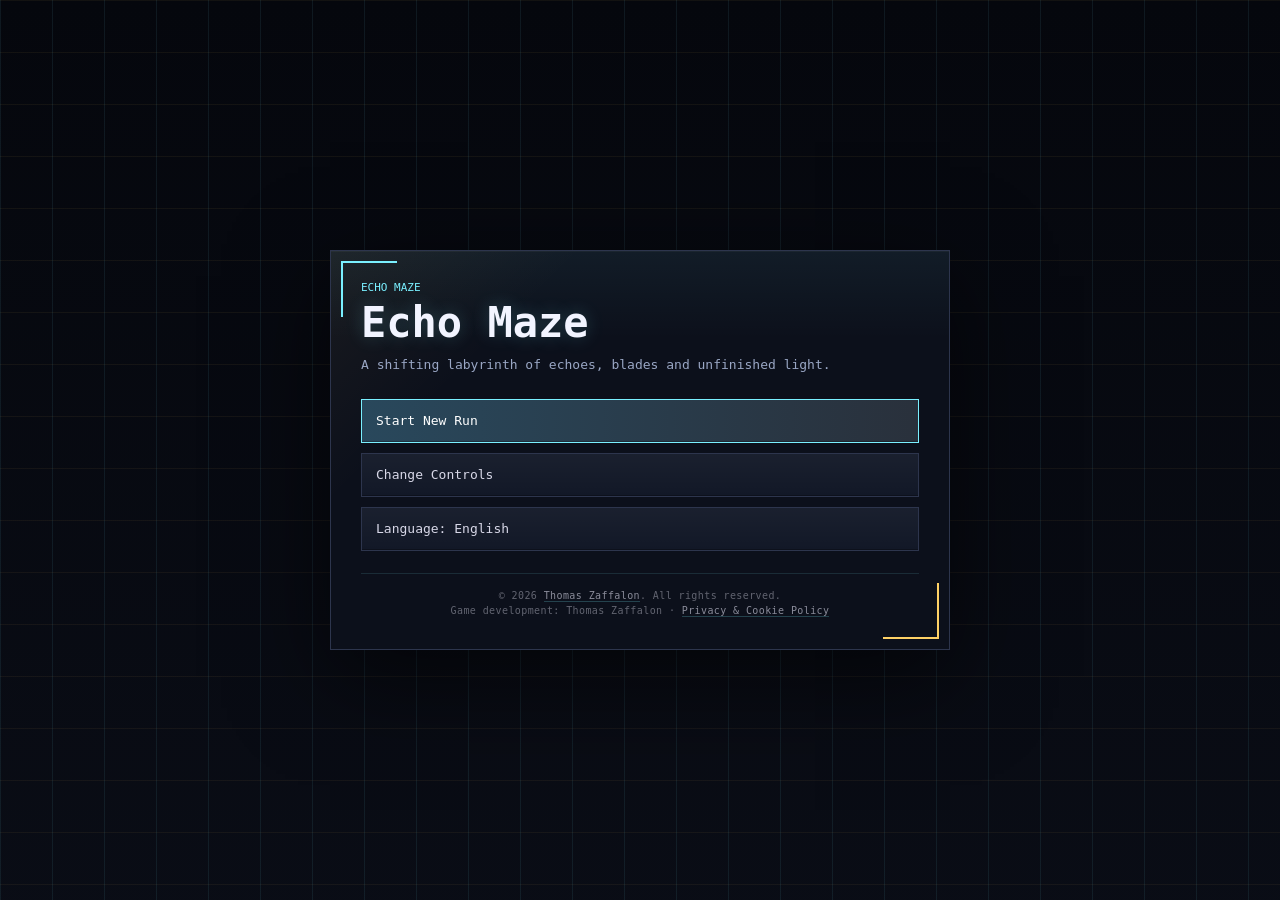
<file: index.html>
<!DOCTYPE html>
<html lang="en">
<head>
  <meta charset="utf-8">
  <meta name="viewport" content="width=device-width, initial-scale=1">
  <title>Echo Maze</title>
  <!-- Favicon -->
  <link rel="icon" href="/favicon.ico" sizes="any">
  <link rel="icon" type="image/svg+xml" href="/favicon.svg">
  <link rel="icon" type="image/png" sizes="32x32" href="/favicon-32.png">
  <link rel="icon" type="image/png" sizes="48x48" href="/favicon-48.png">
  <link rel="icon" type="image/png" sizes="96x96" href="/favicon-96.png">
  <link rel="apple-touch-icon" sizes="180x180" href="/apple-touch-icon.png">
  <link rel="stylesheet" href="style.css">
</head>
<body>
  <div id="main-menu" class="main-menu" aria-live="polite">
    <div class="main-menu-panel">
      <div class="menu-kicker">Echo Maze</div>
      <h1 id="menu-title" class="menu-title">Echo Maze</h1>
      <p id="menu-subtitle" class="menu-subtitle"></p>

      <div id="menu-main-actions" class="menu-actions">
        <button id="menu-start" class="menu-button is-primary" type="button"></button>
        <button id="menu-controls" class="menu-button" type="button"></button>
        <button id="menu-language" class="menu-button" type="button" aria-haspopup="listbox" aria-expanded="false"></button>
        <div id="language-picker" class="language-picker is-hidden" role="listbox"></div>
      </div>

      <div id="controls-panel" class="controls-panel is-hidden">
        <div class="controls-header">
          <div>
            <div id="controls-title" class="controls-title"></div>
            <div id="controls-hint" class="controls-hint"></div>
          </div>
          <button id="controls-back" class="menu-button is-small" type="button"></button>
        </div>
        <div id="controls-list" class="controls-list"></div>
        <button id="controls-reset" class="menu-button is-small" type="button"></button>
      </div>

      <div class="menu-footer">
        <div>&copy; 2026 <a href="https://tommyzaffa.com" target="_blank" rel="noopener">Thomas Zaffalon</a>. All rights reserved.</div>
        <div>Game development: Thomas Zaffalon &middot; <a href="privacy.html" target="_blank" rel="noopener">Privacy &amp; Cookie Policy</a></div>
      </div>
    </div>
  </div>

  <div id="device-block" class="device-block is-hidden" aria-live="assertive">
    <div class="device-block-panel">
      <div class="device-block-kicker">Echo Maze</div>
      <h2 id="device-block-title">Desktop build only</h2>
      <p id="device-block-message">Echo Maze needs a keyboard and a desktop or laptop browser. Mobile and tablet play is not supported.</p>
    </div>
  </div>

  <div id="viewport-warning" class="viewport-warning is-hidden" aria-live="polite"></div>

  <div id="cinematic-overlay" class="cinematic-overlay is-hidden" aria-hidden="true">
    <video id="story-video" class="story-video" playsinline></video>
    <div class="cinematic-vignette"></div>
    <div id="cinematic-caption" class="cinematic-caption"></div>
  </div>

  <div id="rules-overlay" class="rules-overlay is-hidden" aria-hidden="true">
    <div class="rules-panel" role="dialog" aria-modal="true" aria-labelledby="rules-title">
      <div class="rules-kicker">Echo Protocol</div>
      <h2 id="rules-title"></h2>
      <p id="rules-body"></p>
      <div id="rules-continue" class="rules-continue"></div>
    </div>
  </div>

  <div id="stage">
    <!-- Fascia HUD superiore: vita, monete, arma, abilita, minimappa (in milestone successive) -->
    <div id="hud-top" class="hud"></div>

    <!-- Area di gioco -->
    <div id="canvas-wrap">
      <canvas id="game"></canvas>
      <div id="ability-panel" class="ability-side-panel is-hidden" aria-label="Acquired abilities"></div>
    </div>

    <!-- Fascia HUD inferiore: slot consumabili -->
    <div id="hud-bottom" class="hud"></div>
  </div>

  <div id="shop-overlay" class="shop-overlay is-hidden" aria-hidden="true">
    <div class="shop-panel" role="dialog" aria-modal="true" aria-labelledby="shop-title">
      <div class="shop-header">
        <div>
          <div id="shop-title" class="shop-title"></div>
          <div id="shop-subtitle" class="shop-subtitle"></div>
        </div>
        <button id="shop-close" class="shop-close" type="button" aria-label="Close shop">×</button>
      </div>
      <div id="shop-list" class="shop-list"></div>
      <div id="shop-feedback" class="shop-feedback"></div>
    </div>
  </div>

  <script type="module" src="src/main.js"></script>
</body>
</html>
</file>
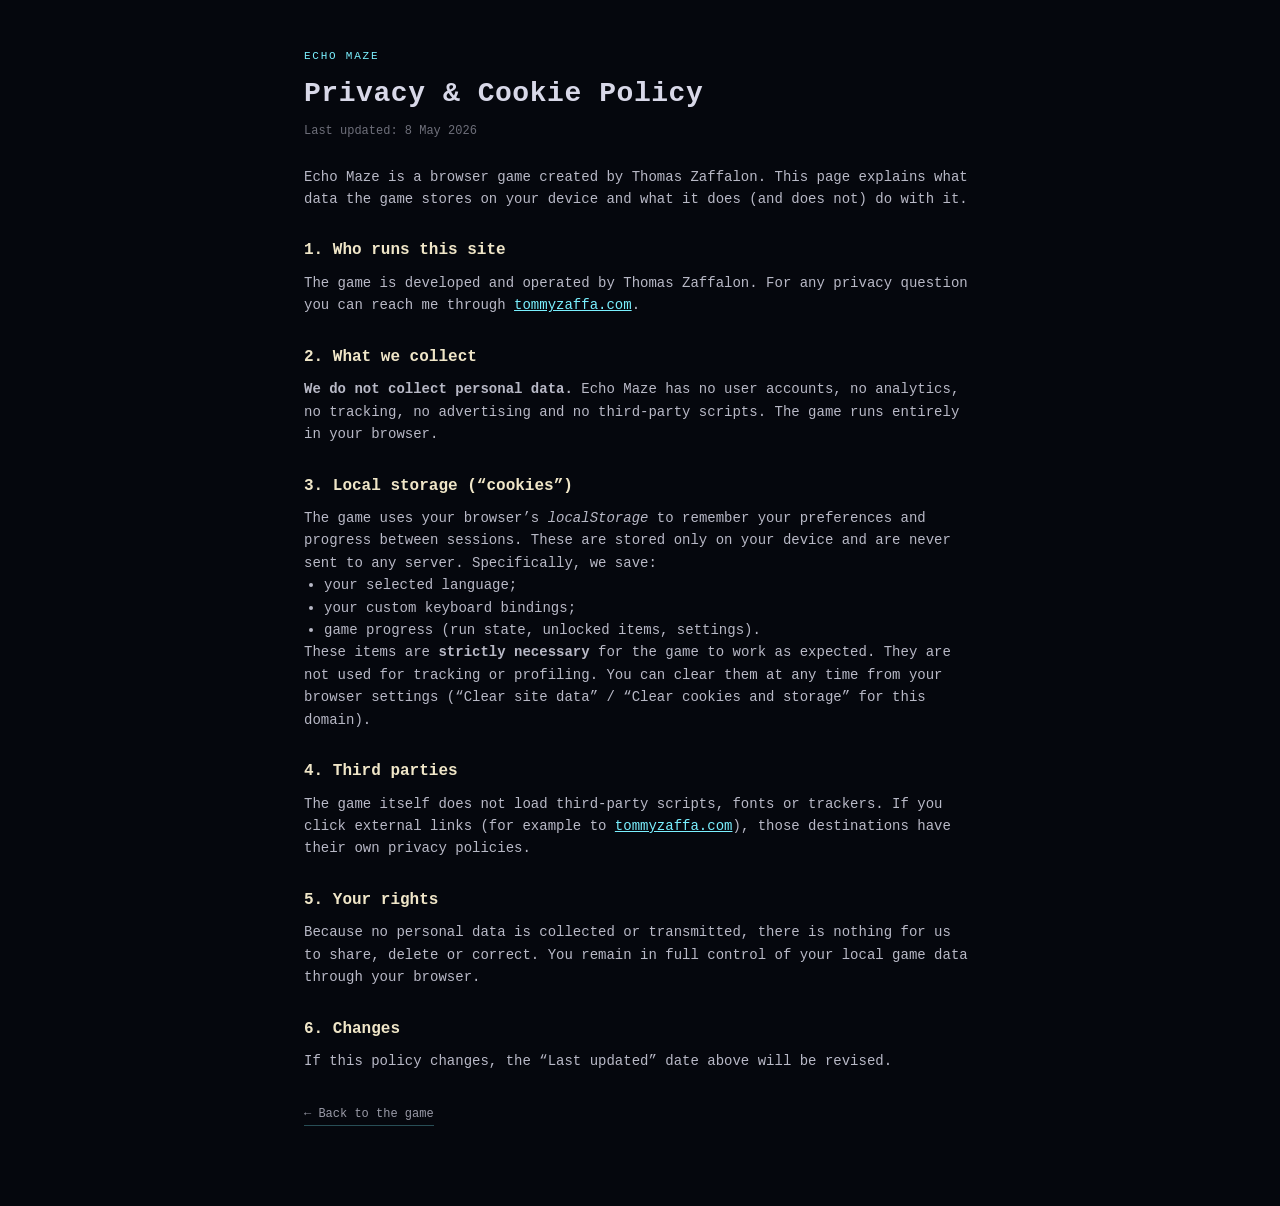
<file: privacy.html>
<!DOCTYPE html>
<html lang="en">
<head>
  <meta charset="utf-8">
  <meta name="viewport" content="width=device-width, initial-scale=1">
  <title>Privacy &amp; Cookie Policy &mdash; Echo Maze</title>
  <!-- Favicon -->
  <link rel="icon" href="/favicon.ico" sizes="any">
  <link rel="icon" type="image/svg+xml" href="/favicon.svg">
  <link rel="icon" type="image/png" sizes="32x32" href="/favicon-32.png">
  <link rel="icon" type="image/png" sizes="48x48" href="/favicon-48.png">
  <link rel="icon" type="image/png" sizes="96x96" href="/favicon-96.png">
  <link rel="apple-touch-icon" sizes="180x180" href="/apple-touch-icon.png">
  <link rel="stylesheet" href="style.css">
  <style>
    html, body {
      height: auto;
      overflow: auto;
    }
    body {
      margin: 0;
      background: #05070d;
      color: #d8d8e8;
      font-family: 'JetBrains Mono', ui-monospace, SFMono-Regular, Menlo, monospace;
      line-height: 1.6;
    }
    .legal-wrap {
      max-width: 720px;
      margin: 0 auto;
      padding: 48px 24px 80px;
    }
    .legal-wrap h1 {
      font-size: 28px;
      margin: 0 0 6px;
      letter-spacing: 0.02em;
    }
    .legal-wrap .kicker {
      color: #7af0ff;
      font-size: 11px;
      text-transform: uppercase;
      letter-spacing: 0.16em;
      margin-bottom: 6px;
    }
    .legal-wrap h2 {
      font-size: 16px;
      margin: 28px 0 8px;
      color: #f0e6c8;
    }
    .legal-wrap p,
    .legal-wrap li {
      font-size: 14px;
      color: rgba(216, 216, 232, 0.85);
    }
    .legal-wrap ul {
      padding-left: 20px;
    }
    .legal-wrap a {
      color: #7af0ff;
    }
    .legal-wrap .updated {
      font-size: 12px;
      color: rgba(216, 216, 232, 0.5);
      margin-bottom: 24px;
    }
    .legal-wrap .back {
      display: inline-block;
      margin-top: 32px;
      font-size: 12px;
      color: rgba(216, 216, 232, 0.7);
      text-decoration: none;
      border-bottom: 1px solid rgba(122, 240, 255, 0.3);
      padding-bottom: 1px;
    }
    .legal-wrap .back:hover {
      color: #7af0ff;
      border-bottom-color: #7af0ff;
    }
  </style>
</head>
<body>
  <main class="legal-wrap">
    <div class="kicker">Echo Maze</div>
    <h1>Privacy &amp; Cookie Policy</h1>
    <p class="updated">Last updated: 8 May 2026</p>

    <p>Echo Maze is a browser game created by Thomas Zaffalon. This page explains what data the game stores on your device and what it does (and does not) do with it.</p>

    <h2>1. Who runs this site</h2>
    <p>The game is developed and operated by Thomas Zaffalon. For any privacy question you can reach me through <a href="https://tommyzaffa.com" target="_blank" rel="noopener">tommyzaffa.com</a>.</p>

    <h2>2. What we collect</h2>
    <p><strong>We do not collect personal data.</strong> Echo Maze has no user accounts, no analytics, no tracking, no advertising and no third-party scripts. The game runs entirely in your browser.</p>

    <h2>3. Local storage (&ldquo;cookies&rdquo;)</h2>
    <p>The game uses your browser&rsquo;s <em>localStorage</em> to remember your preferences and progress between sessions. These are stored only on your device and are never sent to any server. Specifically, we save:</p>
    <ul>
      <li>your selected language;</li>
      <li>your custom keyboard bindings;</li>
      <li>game progress (run state, unlocked items, settings).</li>
    </ul>
    <p>These items are <strong>strictly necessary</strong> for the game to work as expected. They are not used for tracking or profiling. You can clear them at any time from your browser settings (&ldquo;Clear site data&rdquo; / &ldquo;Clear cookies and storage&rdquo; for this domain).</p>

    <h2>4. Third parties</h2>
    <p>The game itself does not load third-party scripts, fonts or trackers. If you click external links (for example to <a href="https://tommyzaffa.com" target="_blank" rel="noopener">tommyzaffa.com</a>), those destinations have their own privacy policies.</p>

    <h2>5. Your rights</h2>
    <p>Because no personal data is collected or transmitted, there is nothing for us to share, delete or correct. You remain in full control of your local game data through your browser.</p>

    <h2>6. Changes</h2>
    <p>If this policy changes, the &ldquo;Last updated&rdquo; date above will be revised.</p>

    <a class="back" href="index.html">&larr; Back to the game</a>
  </main>
</body>
</html>
</file>
<file: style.css>
* { margin: 0; padding: 0; box-sizing: border-box; }

:root {
  --playfield-width: 100vw;
  --side-panel-width: 0px;
  --ink: #f2f4ff;
  --muted: #9aa7c5;
  --panel: #0c101b;
  --panel-2: #121827;
  --line: #2d354d;
  --cyan: #7af0ff;
  --amber: #ffd166;
  --green: #66f0a6;
  --rose: #ff7c9a;
}

html, body {
  width: 100%;
  height: 100%;
  overflow: hidden;
  background:
    linear-gradient(90deg, rgba(122, 240, 255, 0.035) 1px, transparent 1px),
    linear-gradient(180deg, rgba(255, 209, 102, 0.025) 1px, transparent 1px),
    #05070d;
  background-size: 40px 40px, 56px 56px, auto;
  color: #d8d8e8;
  font-family: ui-monospace, "SF Mono", Menlo, Consolas, monospace;
  user-select: none;
}

.main-menu {
  position: fixed;
  inset: 0;
  z-index: 40;
  display: grid;
  place-items: center;
  padding: 24px;
  background:
    linear-gradient(90deg, rgba(122, 240, 255, 0.08) 1px, transparent 1px),
    linear-gradient(180deg, rgba(255, 209, 102, 0.055) 1px, transparent 1px),
    linear-gradient(180deg, rgba(5, 7, 13, 0.96), rgba(10, 13, 22, 0.94)),
    #05070d;
  background-size: 52px 52px, 52px 52px, auto, auto;
}

.main-menu.is-hidden {
  display: none;
}

.main-menu-panel {
  width: min(620px, calc(100vw - 32px));
  max-height: min(760px, calc(100vh - 32px));
  overflow: hidden;
  position: relative;
  border: 1px solid var(--line);
  background:
    linear-gradient(180deg, rgba(122, 240, 255, 0.055), transparent 88px),
    linear-gradient(135deg, rgba(255, 209, 102, 0.055), transparent 180px),
    var(--panel);
  box-shadow: 0 26px 90px rgba(0, 0, 0, 0.58), inset 0 1px 0 rgba(255, 255, 255, 0.04);
  padding: 30px;
  display: flex;
  flex-direction: column;
  min-height: 0;
}

.main-menu-panel::before,
.main-menu-panel::after {
  content: "";
  position: absolute;
  width: 54px;
  height: 54px;
  pointer-events: none;
}

.main-menu-panel::before {
  top: 10px;
  left: 10px;
  border-top: 2px solid var(--cyan);
  border-left: 2px solid var(--cyan);
}

.main-menu-panel::after {
  right: 10px;
  bottom: 10px;
  border-right: 2px solid var(--amber);
  border-bottom: 2px solid var(--amber);
}

.menu-kicker {
  color: var(--cyan);
  font-size: 11px;
  letter-spacing: 0;
  text-transform: uppercase;
}

.menu-title {
  margin-top: 8px;
  color: var(--ink);
  font-size: 42px;
  line-height: 1;
  letter-spacing: 0;
  text-shadow: 0 0 18px rgba(122, 240, 255, 0.22);
}

.menu-subtitle {
  margin-top: 12px;
  color: var(--muted);
  font-size: 13px;
  line-height: 1.45;
}

.menu-actions {
  margin-top: 24px;
  display: grid;
  gap: 10px;
}

.menu-footer {
  margin-top: 22px;
  padding-top: 14px;
  border-top: 1px solid rgba(122, 240, 255, 0.12);
  text-align: center;
  font-size: 10px;
  letter-spacing: 0.04em;
  line-height: 1.55;
  color: rgba(216, 216, 232, 0.42);
}

.menu-footer a {
  color: rgba(216, 216, 232, 0.62);
  text-decoration: none;
  border-bottom: 1px solid rgba(122, 240, 255, 0.22);
  transition: color 120ms ease, border-color 120ms ease;
}

.menu-footer a:hover,
.menu-footer a:focus {
  color: var(--cyan);
  border-bottom-color: var(--cyan);
  outline: none;
}

.menu-actions.is-hidden {
  display: none;
}

.menu-button {
  min-height: 44px;
  border: 1px solid var(--line);
  background:
    linear-gradient(180deg, rgba(255, 255, 255, 0.035), transparent),
    var(--panel-2);
  color: #d8d8e8;
  font: inherit;
  font-size: 13px;
  cursor: pointer;
  padding: 0 14px;
  text-align: left;
  box-shadow: inset 0 -1px 0 rgba(0, 0, 0, 0.28);
}

.menu-button:hover,
.menu-button.is-listening,
.menu-button.is-focused,
.menu-button:focus-visible {
  border-color: var(--cyan);
  color: #ffffff;
  outline: none;
  background:
    linear-gradient(90deg, rgba(122, 240, 255, 0.14), transparent 72%),
    #151d2f;
}

.menu-button.is-primary {
  border-color: var(--cyan);
  color: #ffffff;
  background:
    linear-gradient(90deg, rgba(122, 240, 255, 0.18), rgba(255, 209, 102, 0.08)),
    #172338;
}

.menu-button.is-small {
  min-height: 34px;
  font-size: 12px;
}

.menu-button.is-locked {
  color: var(--muted);
  cursor: default;
}

.language-picker {
  border: 1px solid #24283a;
  background: #0b0f19;
  padding: 6px;
  display: grid;
  gap: 6px;
}

.language-picker.is-hidden {
  display: none;
}

.language-option {
  min-height: 34px;
  border: 1px solid #24283a;
  background: #111624;
  color: #d8d8e8;
  font: inherit;
  font-size: 12px;
  text-align: left;
  padding: 0 12px;
  cursor: pointer;
}

.language-option:hover,
.language-option.is-focused,
.language-option:focus-visible {
  border-color: var(--cyan);
  color: #ffffff;
  outline: none;
}

.language-option.is-selected {
  color: var(--amber);
}

.controls-panel {
  margin-top: 22px;
  border-top: 1px solid #1f2436;
  padding-top: 18px;
  flex: 1 1 auto;
  min-height: 0;
  display: flex;
  flex-direction: column;
}

.controls-panel.is-hidden {
  display: none;
}

.controls-header {
  display: flex;
  align-items: flex-start;
  justify-content: space-between;
  gap: 16px;
  flex: 0 0 auto;
}

.controls-title {
  color: var(--ink);
  font-size: 18px;
}

.controls-hint {
  margin-top: 5px;
  color: var(--muted);
  font-size: 12px;
  line-height: 1.35;
}

.controls-list {
  margin-top: 14px;
  display: grid;
  gap: 8px;
  flex: 1 1 auto;
  min-height: 0;
  overflow-y: auto;
  padding-right: 6px;
}

#controls-reset {
  flex: 0 0 auto;
  margin-top: 12px;
}

.control-row {
  min-height: 38px;
  border: 1px solid #24283a;
  background: #111421;
  display: grid;
  grid-template-columns: 1fr 120px;
  align-items: stretch;
  gap: 10px;
  padding: 6px 10px;
}

.control-name {
  align-self: center;
  color: #d8d8e8;
  font-size: 12px;
  overflow: hidden;
  text-overflow: ellipsis;
  white-space: nowrap;
}

.control-key {
  justify-self: stretch;
  align-self: center;
  width: 100%;
  min-width: 0;
  min-height: 30px;
  padding: 0 10px;
  text-align: center;
}

.device-block,
.cinematic-overlay,
.rules-overlay {
  position: fixed;
  inset: 0;
  z-index: 80;
}

.device-block {
  display: grid;
  place-items: center;
  padding: 24px;
  background:
    linear-gradient(90deg, rgba(122, 240, 255, 0.08) 1px, transparent 1px),
    linear-gradient(180deg, rgba(255, 124, 154, 0.055) 1px, transparent 1px),
    #05070d;
  background-size: 46px 46px, 46px 46px, auto;
}

.viewport-warning {
  position: fixed;
  top: 10px;
  left: 50%;
  z-index: 70;
  max-width: min(520px, calc(100vw - 24px));
  transform: translateX(-50%);
  border: 1px solid rgba(255, 209, 102, 0.52);
  background: rgba(12, 16, 27, 0.92);
  color: #ffe5a0;
  padding: 9px 14px;
  font-size: 11px;
  line-height: 1.35;
  text-align: center;
  box-shadow: 0 10px 34px rgba(0, 0, 0, 0.38);
  pointer-events: none;
}

.viewport-warning.is-hidden {
  display: none;
}

.device-block.is-hidden,
.cinematic-overlay.is-hidden,
.rules-overlay.is-hidden {
  display: none;
}

.device-block-panel,
.rules-panel {
  width: min(640px, calc(100vw - 32px));
  border: 1px solid #344057;
  background:
    linear-gradient(180deg, rgba(122, 240, 255, 0.06), transparent 110px),
    linear-gradient(135deg, rgba(255, 124, 154, 0.055), transparent 220px),
    #0b101b;
  box-shadow: 0 26px 90px rgba(0, 0, 0, 0.58), inset 0 1px 0 rgba(255, 255, 255, 0.04);
  padding: 30px;
}

.device-block-kicker,
.rules-kicker {
  color: var(--cyan);
  font-size: 11px;
  text-transform: uppercase;
}

.device-block h2,
.rules-panel h2 {
  margin-top: 9px;
  color: var(--ink);
  font-size: 28px;
  line-height: 1.1;
}

.device-block p,
.rules-panel p {
  margin-top: 14px;
  color: var(--muted);
  font-size: 14px;
  line-height: 1.55;
}

.cinematic-overlay {
  display: grid;
  place-items: center;
  background: #020309;
}

.story-video {
  width: 100%;
  height: 100%;
  object-fit: cover;
  background:
    linear-gradient(90deg, rgba(122, 240, 255, 0.07) 1px, transparent 1px),
    linear-gradient(180deg, rgba(255, 209, 102, 0.045) 1px, transparent 1px),
    #05070d;
  background-size: 52px 52px, 52px 52px, auto;
}

.cinematic-vignette {
  position: absolute;
  inset: 0;
  pointer-events: none;
  box-shadow: inset 0 0 140px rgba(0, 0, 0, 0.82);
}

.cinematic-caption {
  position: absolute;
  left: 50%;
  bottom: 28px;
  transform: translateX(-50%);
  min-width: min(420px, calc(100vw - 42px));
  border: 1px solid rgba(122, 240, 255, 0.28);
  background: rgba(8, 12, 21, 0.78);
  color: #dfeeff;
  padding: 12px 16px;
  text-align: center;
  font-size: 12px;
  box-shadow: 0 16px 46px rgba(0, 0, 0, 0.45);
}

.rules-overlay {
  z-index: 70;
  display: grid;
  place-items: center;
  padding: 24px;
  background:
    radial-gradient(circle at 50% 45%, rgba(122, 240, 255, 0.08), transparent 320px),
    rgba(3, 4, 10, 0.82);
}

.rules-continue {
  margin-top: 20px;
  color: var(--amber);
  font-size: 13px;
}

/* Layout principale: HUD top, area canvas, HUD bottom. */
#stage {
  width: 100vw;
  height: 100vh;
  display: grid;
  grid-template-rows: 68px 1fr 78px;
  grid-template-columns: 1fr;
}

.hud {
  background: transparent;
  border: 0;
  display: flex;
  justify-content: center;
}

.hud-row {
  width: var(--playfield-width);
  max-width: 100%;
  height: 100%;
  display: flex;
  align-items: center;
  justify-content: center;
  gap: 10px;
  padding: 8px 18px;
  background: transparent;
  border: 0;
  box-shadow: none;
  font-size: 12px;
  letter-spacing: 0;
  overflow-x: auto;
  white-space: nowrap;
  scrollbar-width: none;
}

.hud-card {
  min-height: 42px;
  border: 1px solid #29324a;
  background:
    linear-gradient(180deg, rgba(255, 255, 255, 0.035), transparent),
    #101624;
  display: inline-flex;
  align-items: center;
  gap: 7px;
  padding: 0 12px;
  box-shadow: inset 0 1px 0 rgba(122, 240, 255, 0.055);
}

.hud-card.is-wide {
  min-width: 154px;
}

.hud-row::-webkit-scrollbar,
.hud-bottom-row::-webkit-scrollbar {
  display: none;
}

.hud-label {
  color: var(--muted);
}

.hud-hearts {
  color: var(--rose);
  font-size: 17px;
  text-shadow: 0 0 10px rgba(255, 124, 154, 0.26);
}

.hud-empty {
  color: #34384f;
}

.hud-value {
  color: var(--amber);
}

.super-meter {
  display: inline-block;
  width: 96px;
  height: 10px;
  border: 1px solid #39435e;
  background: #080b13;
  overflow: hidden;
}

.super-meter-fill {
  display: block;
  height: 100%;
  width: var(--super-fill, 0%);
  background: linear-gradient(90deg, var(--cyan), var(--amber));
  box-shadow: 0 0 12px rgba(122, 240, 255, 0.32);
}

.hud-card.is-super-ready {
  border-color: rgba(255, 209, 102, 0.68);
}

.hud-card.is-super-ready .hud-value {
  color: #fff4a6;
}

.hud-card.is-super-ready .super-meter {
  border-color: rgba(255, 209, 102, 0.78);
  box-shadow: 0 0 12px rgba(255, 209, 102, 0.18);
}

.hud-card.is-super-pulse {
  animation: super-ready-card 0.45s ease-out 2;
}

.hud-card.is-super-pulse .super-meter-fill {
  animation: super-ready-fill 0.45s ease-out 2;
}

@keyframes super-ready-card {
  0% { box-shadow: inset 0 1px 0 rgba(122, 240, 255, 0.055), 0 0 0 rgba(255, 209, 102, 0); }
  45% { box-shadow: inset 0 1px 0 rgba(255, 255, 255, 0.08), 0 0 18px rgba(255, 209, 102, 0.34); }
  100% { box-shadow: inset 0 1px 0 rgba(122, 240, 255, 0.055), 0 0 0 rgba(255, 209, 102, 0); }
}

@keyframes super-ready-fill {
  0% { filter: brightness(1); }
  45% { filter: brightness(1.75); }
  100% { filter: brightness(1); }
}

.hud-bottom-panel {
  width: var(--playfield-width);
  max-width: 100%;
  height: 100%;
  background: transparent;
  border: 0;
  box-shadow: none;
  display: flex;
  align-items: center;
  padding: 0 18px;
}

.hud-bottom-row {
  min-width: 0;
  width: 100%;
  display: flex;
  align-items: center;
  justify-content: center;
  gap: 10px;
  overflow-x: auto;
  scrollbar-width: none;
}

.hud-slot {
  min-width: 92px;
  height: 42px;
  border: 1px solid #29314a;
  background:
    linear-gradient(180deg, rgba(122, 240, 255, 0.045), transparent),
    #101522;
  display: grid;
  grid-template-columns: 24px 1fr 24px;
  align-items: center;
  gap: 6px;
  padding: 0 9px;
  color: #d8d8e8;
  font-size: 12px;
}

.hud-slot-key {
  color: var(--muted);
}

.hud-slot-count {
  color: var(--amber);
  text-align: right;
}

.ability-chip {
  height: 30px;
  min-width: 0;
  flex: 0 0 auto;
  display: flex;
  align-items: center;
  gap: 7px;
  border: 1px solid #29314a;
  background:
    linear-gradient(180deg, rgba(122, 240, 255, 0.045), transparent),
    #101522;
  padding: 0 9px;
  font-size: 11px;
  white-space: nowrap;
}

.ability-name {
  min-width: 0;
  overflow: hidden;
  text-overflow: ellipsis;
  overflow-wrap: anywhere;
  word-break: break-word;
}

.ability-key {
  color: var(--cyan);
}

.ability-status {
  color: var(--amber);
}

.ability-status.is-ready {
  color: var(--green);
}

.ability-status.is-cooldown {
  color: #ffbd68;
}

#canvas-wrap {
  position: relative;
  background: transparent;
  overflow: hidden;
  min-height: 0; /* permette al canvas di ridursi nel grid */
}

.ability-side-panel {
  position: absolute;
  top: 0;
  right: 0;
  bottom: 0;
  width: var(--side-panel-width);
  display: flex;
  align-items: center;
  justify-content: center;
  padding: 10px 4px;
  pointer-events: none;
  z-index: 4;
}

.ability-side-panel.is-hidden {
  display: none;
}

.ability-side-list {
  width: 100%;
  max-width: 220px;
  display: flex;
  flex-direction: column;
  gap: 7px;
  align-items: stretch;
}

.ability-side-panel .ability-chip {
  width: clamp(76px, calc(var(--side-panel-width) - 8px), 220px);
  height: auto;
  min-height: 44px;
  flex: 0 0 auto;
  display: grid;
  grid-template-columns: minmax(0, 1fr) auto;
  grid-template-areas:
    "name name"
    "key status";
  gap: 4px 8px;
  padding: 7px 8px;
  white-space: normal;
}

.ability-side-panel .ability-name {
  grid-area: name;
  line-height: 1.15;
  overflow: visible;
  text-overflow: clip;
  white-space: normal;
  overflow-wrap: anywhere;
  word-break: break-word;
}

.ability-side-panel .ability-key {
  grid-area: key;
  font-size: 10px;
  min-width: 0;
  white-space: normal;
  overflow-wrap: anywhere;
  word-break: break-word;
}

.ability-side-panel .ability-status {
  grid-area: status;
  justify-self: end;
  font-size: 10px;
  min-width: 0;
  white-space: normal;
  overflow-wrap: anywhere;
  word-break: break-word;
  text-align: right;
}

#game {
  display: block;
  width: 100%;
  height: 100%;
  image-rendering: auto;
}

.shop-overlay {
  position: fixed;
  inset: 0;
  display: grid;
  place-items: center;
  background:
    linear-gradient(90deg, rgba(122, 240, 255, 0.04) 1px, transparent 1px),
    linear-gradient(180deg, rgba(255, 209, 102, 0.035) 1px, transparent 1px),
    rgba(3, 4, 10, 0.72);
  background-size: 44px 44px, 44px 44px, auto;
  z-index: 20;
}

.shop-overlay.is-hidden {
  display: none;
}

.shop-panel {
  width: min(620px, calc(100vw - 32px));
  max-height: min(620px, calc(100vh - 32px));
  overflow: hidden;
  border: 1px solid var(--line);
  background:
    linear-gradient(180deg, rgba(122, 240, 255, 0.045), transparent 96px),
    var(--panel);
  box-shadow: 0 24px 80px rgba(0, 0, 0, 0.5);
  display: grid;
  grid-template-rows: auto 1fr auto;
}

.shop-header {
  min-height: 72px;
  padding: 18px 18px 14px;
  display: flex;
  align-items: center;
  justify-content: space-between;
  gap: 16px;
  border-bottom: 1px solid #1f2436;
}

.shop-title {
  color: var(--ink);
  font-size: 18px;
}

.shop-subtitle {
  margin-top: 6px;
  color: #c0cce6;
  font-size: 13px;
  line-height: 1.5;
  max-width: 540px;
  display: flex;
  flex-direction: column;
  gap: 6px;
}

.shop-quote {
  position: relative;
  padding: 6px 10px 6px 14px;
  border-left: 2px solid var(--cyan);
  color: #dde6f8;
  font-style: italic;
  line-height: 1.5;
}

.shop-meta {
  display: flex;
  flex-wrap: wrap;
  gap: 6px;
}

.shop-meta-chip {
  border: 1px solid #2c3349;
  background: #131826;
  color: #aebbd6;
  font-size: 11px;
  letter-spacing: 0.04em;
  text-transform: uppercase;
  padding: 3px 8px;
}

.shop-meta-chip:last-child {
  color: var(--amber);
  border-color: #4a3d1a;
}

.shop-close {
  width: 34px;
  height: 34px;
  border: 1px solid #30364c;
  background: #151827;
  color: #d8d8e8;
  font: inherit;
  cursor: pointer;
}

.shop-close:hover {
  border-color: var(--cyan);
  color: #ffffff;
}

.shop-list {
  overflow-y: auto;
  padding: 10px;
  display: grid;
  gap: 8px;
}

.shop-item {
  min-height: 74px;
  border: 1px solid #24283a;
  background: #111421;
  padding: 12px;
  display: grid;
  grid-template-columns: 1fr auto;
  align-items: center;
  gap: 14px;
}

.shop-item.is-selected {
  border-color: var(--cyan);
  background:
    linear-gradient(90deg, rgba(122, 240, 255, 0.11), transparent),
    #151c2e;
}

.shop-item.is-selected .shop-item-title {
  color: #ffffff;
}

.shop-item-main {
  min-width: 0;
}

.shop-item-title {
  color: var(--ink);
  font-size: 14px;
}

.shop-item-desc {
  margin-top: 5px;
  color: var(--muted);
  font-size: 12px;
  line-height: 1.35;
}

.shop-item-meta {
  margin-top: 6px;
  color: var(--amber);
  font-size: 12px;
}

.shop-buy {
  min-width: 96px;
  height: 36px;
  border: 1px solid #3a425d;
  background: #172237;
  color: #f0f3ff;
  font: inherit;
  cursor: pointer;
}

.shop-buy:hover:not(:disabled) {
  border-color: var(--cyan);
}

.shop-buy:disabled {
  cursor: default;
  color: #69728c;
  background: #10121d;
}

.shop-feedback {
  min-height: 44px;
  padding: 12px 18px;
  border-top: 1px solid #1f2436;
  color: #c0cce6;
  font-size: 13px;
  line-height: 1.5;
}

.shop-feedback.is-ok {
  color: var(--green);
}

.shop-feedback.is-error {
  color: #ff8a5c;
}
</file>
